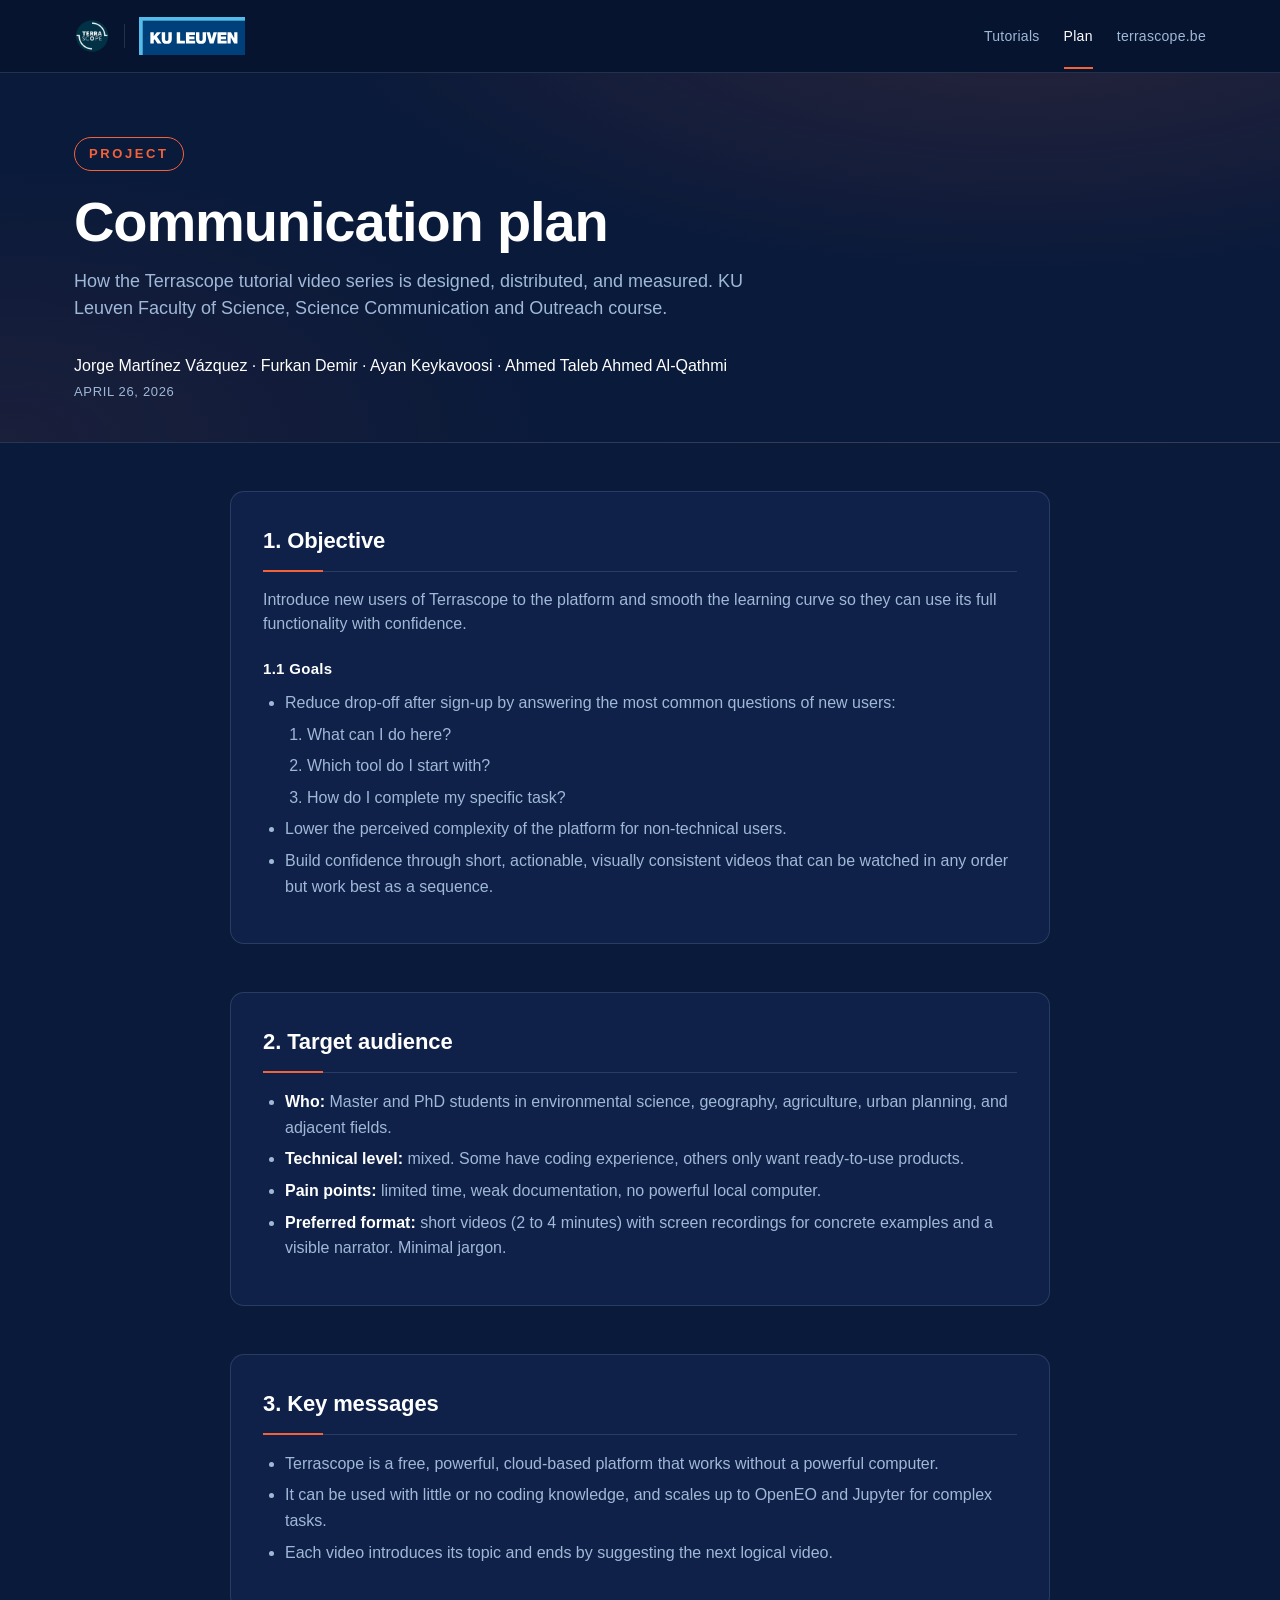
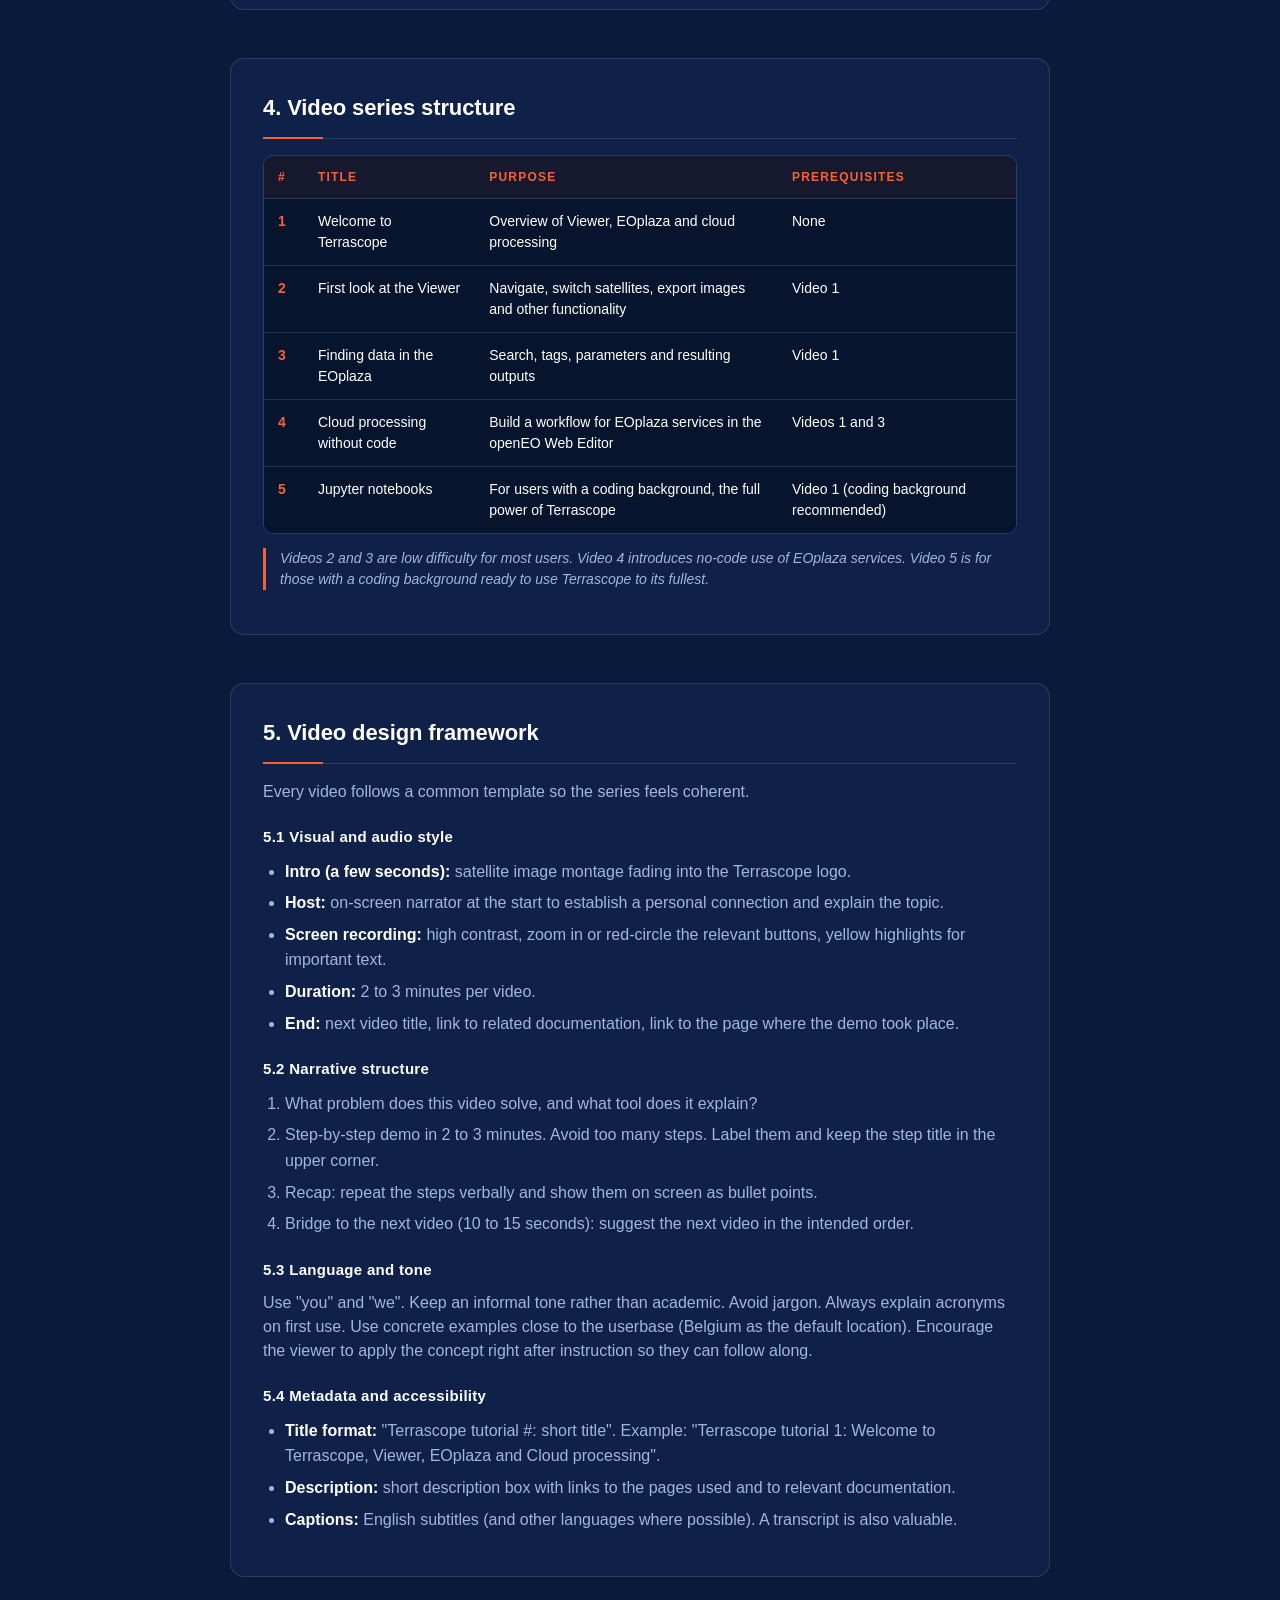
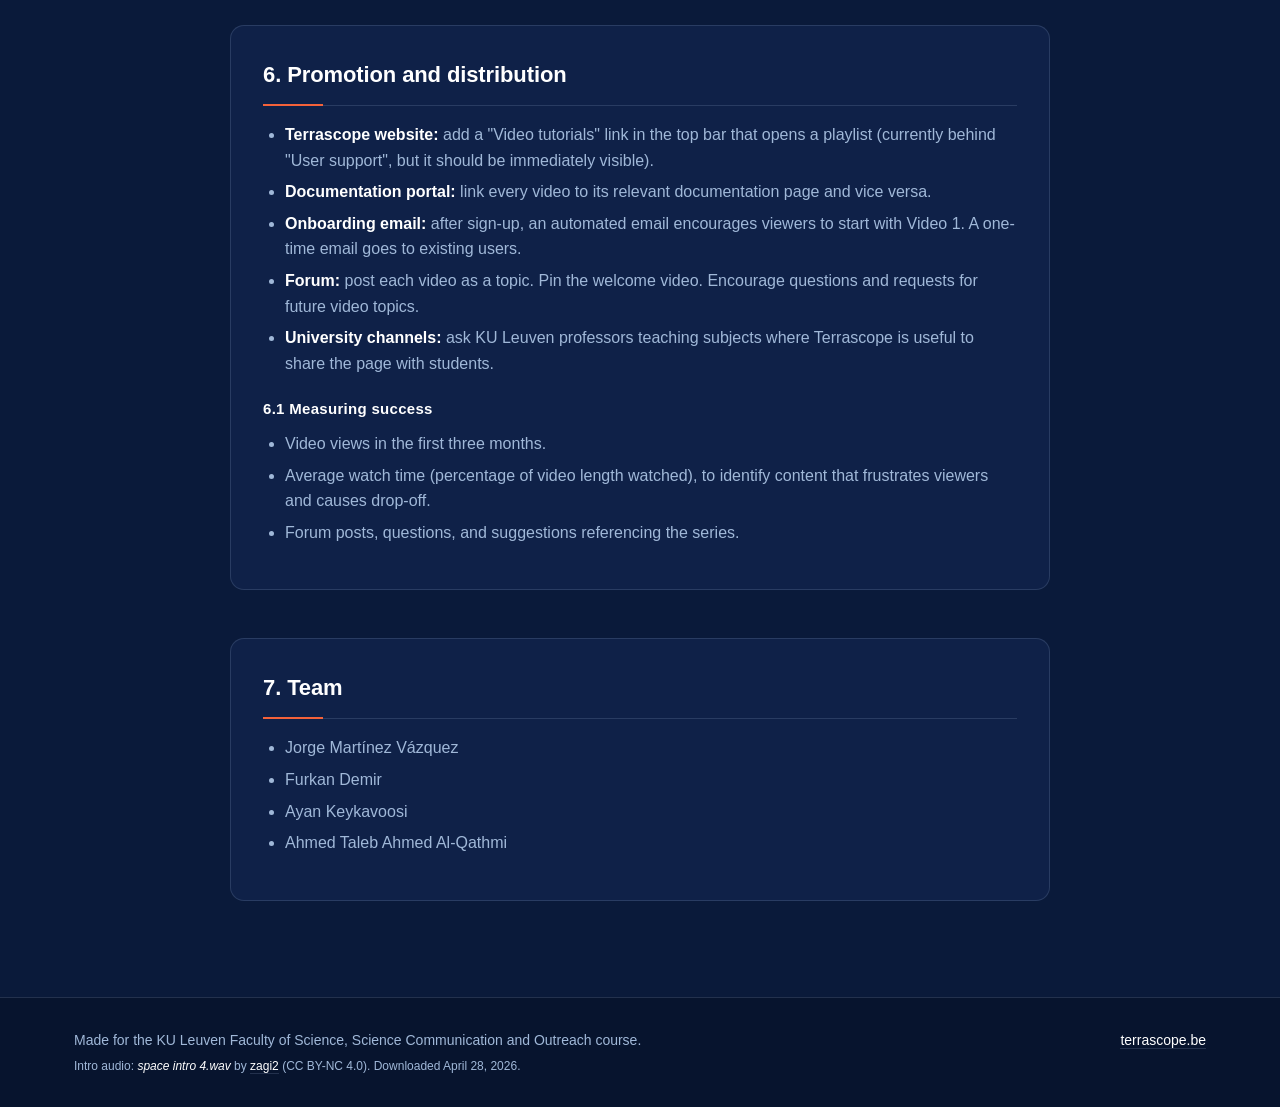
<file: plan.html>
<!doctype html>
<html lang="en">
<head>
  <meta charset="utf-8" />
  <meta name="viewport" content="width=device-width, initial-scale=1" />
  <title>Communication plan, Terrascope Tutorials</title>
  <meta name="description" content="Communication plan for the Terrascope tutorial video series." />
  <link rel="stylesheet" href="style.css" />
</head>
<body>
  <header class="site-header">
    <div class="container header-inner">
      <a class="brand" href="index.html">
        <img src="assets/logo.png" alt="Terrascope" class="brand-logo" />
        <span class="brand-divider" aria-hidden="true"></span>
        <img src="assets/kuleuven-logo.svg" alt="KU Leuven" class="brand-logo brand-logo-kul" />
      </a>
      <nav class="nav">
        <a href="index.html" class="nav-link">Tutorials</a>
        <a href="plan.html" class="nav-link is-current">Plan</a>
        <a href="https://terrascope.be/en" class="nav-link" target="_blank" rel="noopener">terrascope.be</a>
      </nav>
    </div>
  </header>

  <section class="hero hero-tight">
    <div class="container hero-inner">
      <p class="eyebrow">Project</p>
      <h1>Communication plan</h1>
      <p class="lead">How the Terrascope tutorial video series is designed, distributed, and measured. KU Leuven Faculty of Science, Science Communication and Outreach course.</p>
      <p class="authors">Jorge Martínez Vázquez · Furkan Demir · Ayan Keykavoosi · Ahmed Taleb Ahmed Al-Qathmi</p>
      <p class="authors-date">April 26, 2026</p>
    </div>
  </section>

  <main class="container plan-main">
    <article class="plan-doc">

      <section class="plan-section">
        <h2>1. Objective</h2>
        <p>Introduce new users of Terrascope to the platform and smooth the learning curve so they can use its full functionality with confidence.</p>
        <h3>1.1 Goals</h3>
        <ul>
          <li>Reduce drop-off after sign-up by answering the most common questions of new users:
            <ol>
              <li>What can I do here?</li>
              <li>Which tool do I start with?</li>
              <li>How do I complete my specific task?</li>
            </ol>
          </li>
          <li>Lower the perceived complexity of the platform for non-technical users.</li>
          <li>Build confidence through short, actionable, visually consistent videos that can be watched in any order but work best as a sequence.</li>
        </ul>
      </section>

      <section class="plan-section">
        <h2>2. Target audience</h2>
        <ul>
          <li><strong>Who:</strong> Master and PhD students in environmental science, geography, agriculture, urban planning, and adjacent fields.</li>
          <li><strong>Technical level:</strong> mixed. Some have coding experience, others only want ready-to-use products.</li>
          <li><strong>Pain points:</strong> limited time, weak documentation, no powerful local computer.</li>
          <li><strong>Preferred format:</strong> short videos (2 to 4 minutes) with screen recordings for concrete examples and a visible narrator. Minimal jargon.</li>
        </ul>
      </section>

      <section class="plan-section">
        <h2>3. Key messages</h2>
        <ul>
          <li>Terrascope is a free, powerful, cloud-based platform that works without a powerful computer.</li>
          <li>It can be used with little or no coding knowledge, and scales up to OpenEO and Jupyter for complex tasks.</li>
          <li>Each video introduces its topic and ends by suggesting the next logical video.</li>
        </ul>
      </section>

      <section class="plan-section">
        <h2>4. Video series structure</h2>
        <div class="plan-table">
          <table>
            <thead>
              <tr><th>#</th><th>Title</th><th>Purpose</th><th>Prerequisites</th></tr>
            </thead>
            <tbody>
              <tr><td>1</td><td>Welcome to Terrascope</td><td>Overview of Viewer, EOplaza and cloud processing</td><td>None</td></tr>
              <tr><td>2</td><td>First look at the Viewer</td><td>Navigate, switch satellites, export images and other functionality</td><td>Video 1</td></tr>
              <tr><td>3</td><td>Finding data in the EOplaza</td><td>Search, tags, parameters and resulting outputs</td><td>Video 1</td></tr>
              <tr><td>4</td><td>Cloud processing without code</td><td>Build a workflow for EOplaza services in the openEO Web Editor</td><td>Videos 1 and 3</td></tr>
              <tr><td>5</td><td>Jupyter notebooks</td><td>For users with a coding background, the full power of Terrascope</td><td>Video 1 (coding background recommended)</td></tr>
            </tbody>
          </table>
        </div>
        <p class="plan-note">Videos 2 and 3 are low difficulty for most users. Video 4 introduces no-code use of EOplaza services. Video 5 is for those with a coding background ready to use Terrascope to its fullest.</p>
      </section>

      <section class="plan-section">
        <h2>5. Video design framework</h2>
        <p>Every video follows a common template so the series feels coherent.</p>

        <h3>5.1 Visual and audio style</h3>
        <ul>
          <li><strong>Intro (a few seconds):</strong> satellite image montage fading into the Terrascope logo.</li>
          <li><strong>Host:</strong> on-screen narrator at the start to establish a personal connection and explain the topic.</li>
          <li><strong>Screen recording:</strong> high contrast, zoom in or red-circle the relevant buttons, yellow highlights for important text.</li>
          <li><strong>Duration:</strong> 2 to 3 minutes per video.</li>
          <li><strong>End:</strong> next video title, link to related documentation, link to the page where the demo took place.</li>
        </ul>

        <h3>5.2 Narrative structure</h3>
        <ol>
          <li>What problem does this video solve, and what tool does it explain?</li>
          <li>Step-by-step demo in 2 to 3 minutes. Avoid too many steps. Label them and keep the step title in the upper corner.</li>
          <li>Recap: repeat the steps verbally and show them on screen as bullet points.</li>
          <li>Bridge to the next video (10 to 15 seconds): suggest the next video in the intended order.</li>
        </ol>

        <h3>5.3 Language and tone</h3>
        <p>Use "you" and "we". Keep an informal tone rather than academic. Avoid jargon. Always explain acronyms on first use. Use concrete examples close to the userbase (Belgium as the default location). Encourage the viewer to apply the concept right after instruction so they can follow along.</p>

        <h3>5.4 Metadata and accessibility</h3>
        <ul>
          <li><strong>Title format:</strong> "Terrascope tutorial #: short title". Example: "Terrascope tutorial 1: Welcome to Terrascope, Viewer, EOplaza and Cloud processing".</li>
          <li><strong>Description:</strong> short description box with links to the pages used and to relevant documentation.</li>
          <li><strong>Captions:</strong> English subtitles (and other languages where possible). A transcript is also valuable.</li>
        </ul>
      </section>

      <section class="plan-section">
        <h2>6. Promotion and distribution</h2>
        <ul>
          <li><strong>Terrascope website:</strong> add a "Video tutorials" link in the top bar that opens a playlist (currently behind "User support", but it should be immediately visible).</li>
          <li><strong>Documentation portal:</strong> link every video to its relevant documentation page and vice versa.</li>
          <li><strong>Onboarding email:</strong> after sign-up, an automated email encourages viewers to start with Video 1. A one-time email goes to existing users.</li>
          <li><strong>Forum:</strong> post each video as a topic. Pin the welcome video. Encourage questions and requests for future video topics.</li>
          <li><strong>University channels:</strong> ask KU Leuven professors teaching subjects where Terrascope is useful to share the page with students.</li>
        </ul>

        <h3>6.1 Measuring success</h3>
        <ul>
          <li>Video views in the first three months.</li>
          <li>Average watch time (percentage of video length watched), to identify content that frustrates viewers and causes drop-off.</li>
          <li>Forum posts, questions, and suggestions referencing the series.</li>
        </ul>
      </section>

      <section class="plan-section">
        <h2>7. Team</h2>
        <ul>
          <li>Jorge Martínez Vázquez</li>
          <li>Furkan Demir</li>
          <li>Ayan Keykavoosi</li>
          <li>Ahmed Taleb Ahmed Al-Qathmi</li>
        </ul>
      </section>
    </article>
  </main>

  <footer class="site-footer">
    <div class="container footer-inner">
      <div>
        <p>Made for the KU&nbsp;Leuven Faculty of Science, Science Communication and Outreach course.</p>
        <p class="attribution">Intro audio: <em>space intro 4.wav</em> by <a href="https://freesound.org/people/zagi2/" target="_blank" rel="noopener">zagi2</a> (CC&nbsp;BY-NC&nbsp;4.0). Downloaded April&nbsp;28,&nbsp;2026.</p>
      </div>
      <p><a href="https://terrascope.be/en" target="_blank" rel="noopener">terrascope.be</a></p>
    </div>
  </footer>
</body>
</html>
</file>
<file: style.css>
/* =============================================================
   Terrascope Tutorials , site styling
   Brand: navy bg #0a1a3a, orange accent #f4623a, white text.
   ============================================================= */

:root{
  --bg-navy:#0a1a3a;
  --bg-ink:#07142e;
  --bg-card:#0f2148;
  --accent:#f4623a;
  --accent-soft:#ff7d52;
  --text:#ffffff;
  --text-muted:#a0b8d8;
  --hairline:rgba(160,184,216,.18);
  --max-width:1180px;
  --radius:14px;
  --transition:200ms ease;
  --font-sans: "Inter", "Helvetica Neue", Helvetica, Arial, system-ui, sans-serif;
}

*{box-sizing:border-box;margin:0;padding:0}
html,body{background:var(--bg-navy);color:var(--text);font-family:var(--font-sans);line-height:1.5;-webkit-font-smoothing:antialiased}
body{min-height:100vh;display:flex;flex-direction:column}
a{color:inherit;text-decoration:none}
img{max-width:100%;display:block}

.container{width:100%;max-width:var(--max-width);margin:0 auto;padding:0 24px}

/* Header */
.site-header{
  position:sticky;top:0;z-index:50;
  background:rgba(7,20,46,.85);
  backdrop-filter:blur(10px);
  border-bottom:1px solid var(--hairline);
}
.header-inner{display:flex;align-items:center;justify-content:space-between;height:72px}
.brand{display:inline-flex;align-items:center;gap:14px}
.brand-logo{height:36px;width:auto;display:block}
.brand-logo-kul{height:38px}
.brand-divider{display:inline-block;width:1px;height:24px;background:var(--hairline)}
.nav{display:flex;gap:24px}
.nav-link{color:var(--text-muted);font-size:14px;font-weight:500;letter-spacing:.02em;transition:color var(--transition)}
.nav-link:hover{color:var(--text)}

/* Hero */
.hero{
  padding:80px 0 48px;
  background:radial-gradient(1200px 500px at 80% -100px, rgba(244,98,58,.15), transparent 60%),
             radial-gradient(800px 400px at 0% 100%, rgba(244,98,58,.07), transparent 70%);
  border-bottom:1px solid var(--hairline);
}
.eyebrow{
  display:inline-block;color:var(--accent);font-weight:600;font-size:13px;letter-spacing:.2em;text-transform:uppercase;
  padding:6px 14px;border:1px solid var(--accent);border-radius:99px;margin-bottom:20px;
}
.hero h1{font-size:clamp(36px,5vw,56px);line-height:1.1;letter-spacing:-.02em;font-weight:700;margin-bottom:16px}
.lead{color:var(--text-muted);font-size:18px;max-width:680px;margin-bottom:32px}
.hero-cta{display:flex;gap:14px;flex-wrap:wrap}

.btn{
  display:inline-flex;align-items:center;justify-content:center;
  height:48px;padding:0 24px;border-radius:99px;font-weight:600;font-size:15px;
  transition:transform var(--transition),background var(--transition),color var(--transition);
  border:1px solid transparent;cursor:pointer;
}
.btn-primary{background:var(--accent);color:#fff}
.btn-primary:hover{background:var(--accent-soft);transform:translateY(-1px)}
.btn-ghost{background:transparent;color:var(--text);border-color:var(--hairline)}
.btn-ghost:hover{border-color:var(--text)}

/* Player block */
.player-block{padding:64px 0 48px}
.player-meta{margin-bottom:24px}
.badge{
  display:inline-block;background:rgba(244,98,58,.12);color:var(--accent);
  padding:6px 12px;border-radius:99px;font-size:12px;font-weight:600;letter-spacing:.1em;text-transform:uppercase;margin-bottom:14px;
}
.player-meta h2{font-size:32px;font-weight:700;letter-spacing:-.01em}
.player-subtitle{color:var(--text-muted);margin-top:6px}

.video-wrapper{
  position:relative;background:#000;border-radius:var(--radius);overflow:hidden;
  box-shadow:0 30px 80px -20px rgba(0,0,0,.6);
  border:1px solid var(--hairline);
  aspect-ratio:16/9;
}
.video-wrapper video{width:100%;height:100%;display:block;background:#000}

/* CC styling , applied via ::cue */
video::cue{
  background:rgba(7,20,46,.85);
  color:#fff;
  font-family:var(--font-sans);
  font-size:18px;
  line-height:1.4;
  padding:6px 10px;
}

/* Controls row under player */
.controls-row{
  display:flex;align-items:center;justify-content:space-between;
  margin-top:18px;flex-wrap:wrap;gap:16px;
}
.caption-toggle{display:flex;align-items:center;gap:14px}
.ctrl-label{color:var(--text-muted);font-size:13px;letter-spacing:.05em;text-transform:uppercase}
.lang-switch{
  display:inline-flex;background:var(--bg-card);
  border:1px solid var(--hairline);border-radius:99px;padding:4px;
}
.lang-btn{
  appearance:none;background:transparent;color:var(--text-muted);border:0;
  font-family:inherit;font-weight:600;font-size:13px;letter-spacing:.05em;
  padding:8px 16px;border-radius:99px;cursor:pointer;transition:color var(--transition),background var(--transition);
}
.lang-btn:hover{color:var(--text)}
.lang-btn.is-active{background:var(--accent);color:#fff}
.download-link{color:var(--text-muted);font-size:13px;font-weight:500;border-bottom:1px solid var(--hairline);padding-bottom:2px}
.download-link:hover{color:var(--text);border-color:var(--text)}

/* Chapters */
.chapters{margin-top:40px;padding:24px;background:var(--bg-card);border:1px solid var(--hairline);border-radius:var(--radius)}
.chapters h3{font-size:13px;letter-spacing:.15em;text-transform:uppercase;color:var(--text-muted);margin-bottom:14px;font-weight:600}
.chapters ol{list-style:none;display:grid;grid-template-columns:repeat(auto-fill,minmax(220px,1fr));gap:8px;counter-reset:ch}
.chapters li{counter-increment:ch}
.ch-btn{
  width:100%;text-align:left;background:transparent;color:var(--text);
  font-family:inherit;font-size:14px;border:1px solid transparent;border-radius:8px;
  padding:10px 12px;cursor:pointer;transition:background var(--transition),border-color var(--transition);
  display:flex;gap:10px;align-items:baseline;
}
.ch-btn::before{content:counter(ch,decimal-leading-zero);color:var(--accent);font-weight:600;font-size:12px}
.ch-btn:hover{background:rgba(244,98,58,.08);border-color:rgba(244,98,58,.3)}

/* Tutorial grid */
.tutorial-grid{padding:64px 0 96px;border-top:1px solid var(--hairline)}
.section-title{font-size:24px;font-weight:700;margin-bottom:24px}
.cards{display:grid;grid-template-columns:repeat(auto-fill,minmax(260px,1fr));gap:18px}
.card{
  display:block;padding:24px;background:var(--bg-card);border:1px solid var(--hairline);
  border-radius:var(--radius);transition:transform var(--transition),border-color var(--transition);position:relative;overflow:hidden;
}
.card:hover{transform:translateY(-3px);border-color:var(--accent)}
.card-num{
  font-size:13px;color:var(--accent);font-weight:600;letter-spacing:.15em;
}
.card h3{font-size:18px;margin:8px 0 6px;font-weight:600}
.card p{color:var(--text-muted);font-size:14px;line-height:1.5}
.card-meta{display:block;margin-top:14px;color:var(--text-muted);font-size:12px;letter-spacing:.05em;text-transform:uppercase}
.card-active{outline:2px solid var(--accent);outline-offset:0}
.card-soon{opacity:.6;cursor:not-allowed}
.card-soon:hover{transform:none;border-color:var(--hairline)}

/* Footer */
.site-footer{margin-top:auto;background:var(--bg-ink);border-top:1px solid var(--hairline);padding:32px 0}
.footer-inner{display:flex;justify-content:space-between;flex-wrap:wrap;gap:8px;color:var(--text-muted);font-size:14px}
.footer-inner a{color:var(--text);border-bottom:1px solid var(--hairline)}
.footer-inner a:hover{border-color:var(--text)}
.footer-inner > div{display:flex;flex-direction:column;gap:6px}
.attribution{color:var(--text-muted);font-size:12px;line-height:1.5}
.attribution em{font-style:italic;color:var(--text)}
.attribution a{border-bottom:1px solid var(--hairline)}
.attribution a:hover{border-color:var(--text);color:var(--text)}

/* Active nav link */
.nav-link.is-current{color:var(--text);position:relative}
.nav-link.is-current::after{content:"";position:absolute;left:0;right:0;bottom:-22px;height:2px;background:var(--accent)}

/* Plan page */
.hero-tight{padding:64px 0 40px}
.authors{color:var(--text);font-size:16px;font-weight:500;margin-top:8px}
.authors-date{color:var(--text-muted);font-size:13px;letter-spacing:.05em;text-transform:uppercase;margin-top:4px}

.plan-main{padding:48px 0 96px}
.plan-doc{max-width:820px;margin:0 auto;display:flex;flex-direction:column;gap:48px}
.plan-section{padding:32px;background:var(--bg-card);border:1px solid var(--hairline);border-radius:var(--radius)}
.plan-section h2{
  font-size:22px;font-weight:700;letter-spacing:-.005em;margin-bottom:16px;
  padding-bottom:14px;border-bottom:1px solid var(--hairline);
  position:relative;
}
.plan-section h2::before{content:"";position:absolute;left:0;bottom:-1px;width:60px;height:2px;background:var(--accent)}
.plan-section h3{font-size:15px;font-weight:600;color:var(--text);letter-spacing:.02em;margin:22px 0 10px}
.plan-section p{color:var(--text-muted);margin-bottom:12px}
.plan-section ul,.plan-section ol{padding-left:22px;color:var(--text-muted);margin-bottom:12px}
.plan-section li{margin-bottom:6px;line-height:1.6}
.plan-section li ol{margin-top:6px;margin-bottom:0}
.plan-section strong{color:var(--text);font-weight:600}
.plan-note{font-style:italic;color:var(--text-muted);font-size:14px;border-left:3px solid var(--accent);padding-left:14px;margin-top:14px}

.plan-table{overflow-x:auto;margin-top:8px;border:1px solid var(--hairline);border-radius:10px}
.plan-table table{width:100%;border-collapse:collapse;font-size:14px;background:var(--bg-ink)}
.plan-table th,.plan-table td{padding:12px 14px;text-align:left;border-bottom:1px solid var(--hairline);vertical-align:top}
.plan-table th{font-size:12px;letter-spacing:.1em;text-transform:uppercase;color:var(--accent);font-weight:600;background:rgba(244,98,58,.06)}
.plan-table tbody tr:last-child td{border-bottom:0}
.plan-table tbody tr:hover{background:rgba(244,98,58,.04)}
.plan-table td:first-child{color:var(--accent);font-weight:600;width:40px}

/* Mobile */
@media (max-width:640px){
  .hero{padding:56px 0 32px}
  .hero h1{font-size:32px}
  .lead{font-size:16px}
  .player-block{padding:40px 0 32px}
  .player-meta h2{font-size:24px}
  video::cue{font-size:15px}
  .header-inner{height:60px}
  .brand{gap:10px}
  .brand-logo{height:26px}
  .brand-logo-kul{height:28px}
  .brand-divider{height:18px}
  .nav{gap:16px}
}
</file>
